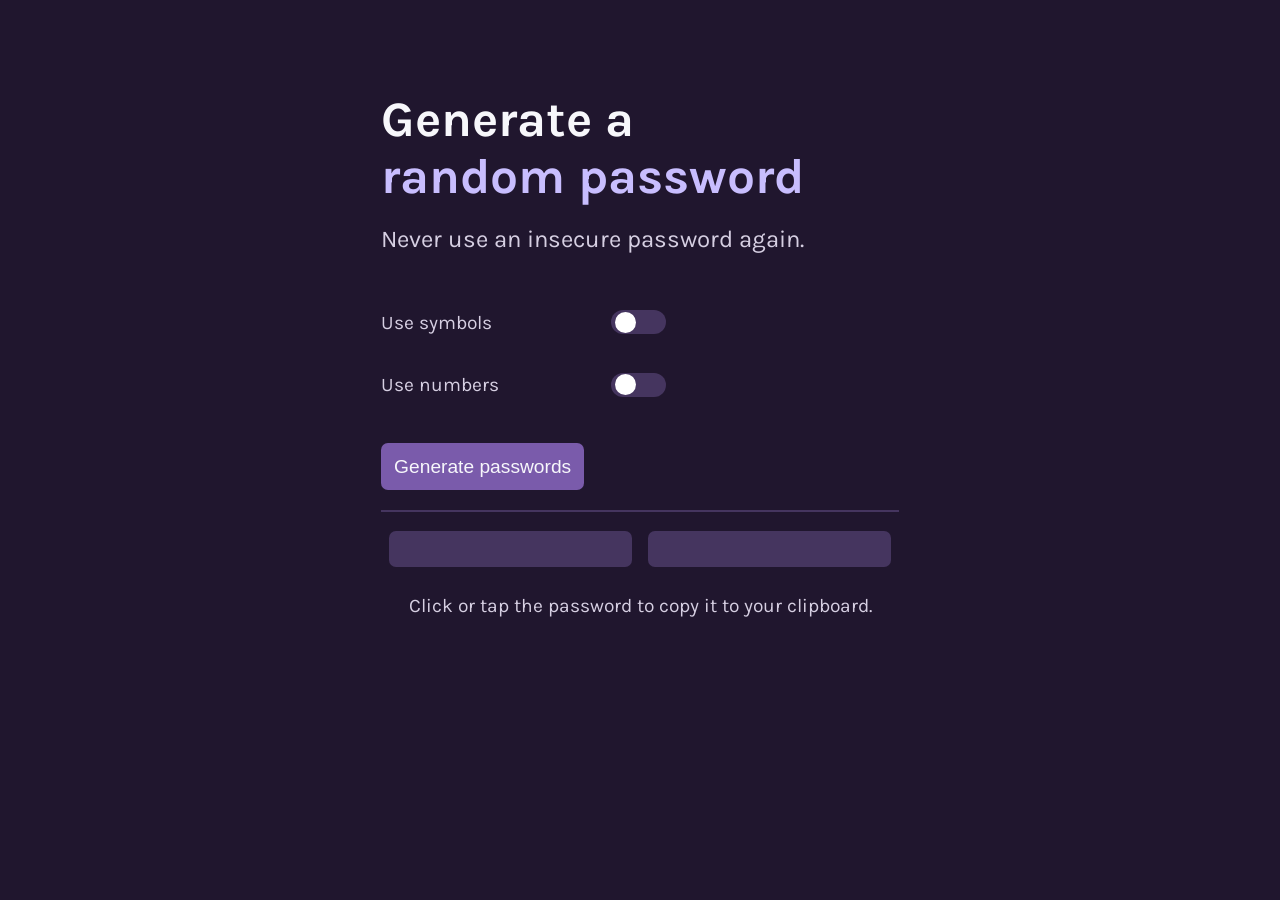
<file: index.html>
<!doctype html>
<html lang="en">
    <head>
        <meta charset="UTF-8">
        <meta name="viewport" content="width=device-width, initial-scale=1"  />
        <meta name="author" content="GPQJ"/>
        <meta name="description" content="Generate secure random passwords with customizable options for symbols and numbers.">
        <link rel="stylesheet" href="passwordgen.css">
        <link rel="preconnect" href="https://fonts.googleapis.com">
        <link rel="preconnect" href="https://fonts.gstatic.com" crossorigin>
        <link href="https://fonts.googleapis.com/css2?family=Karla:ital,wght@0,200..800;1,200..800&display=swap" rel="stylesheet">
        <link rel="apple-touch-icon" sizes="180x180" href="icon/apple-touch-icon.png">
        <link rel="icon" type="image/png" sizes="32x32" href="icon/favicon-32x32.png">
        <link rel="icon" type="image/png" sizes="16x16" href="icon/favicon-16x16.png">
        <meta name="theme-color" content="#45355F">
        <link rel="manifest" href="icon/site.webmanifest">
        <title> Password Generator </title>
    </head>
    <body>
        <main>
            <header class="hero">
            <h1 class="title">Generate a <span>random password</span></h1>
            <p class="subtitle">Never use an insecure password again.</p>
        </header>
            <section class="actions">
                <div class="toggle">
                    <label class="toggle-description" for="use-symbols"> Use symbols </label>
                    <label class="switch">
                        <input type="checkbox" id="use-symbols" aria-label="Include symbols in password generation">
                        <span class="slider"></span>
                    </label>
                </div>
                <div class="toggle">
                    <label class="toggle-description" for="use-numbers"> Use numbers </label>
                    <label class="switch">
                        <input type="checkbox" id="use-numbers" aria-label="Include numbers in password generation">
                        <span class="slider"></span>
                    </label>
                </div>
                <button class="generate-btn" id="generate-btn" aria-label="Generate 2 random passwords"> Generate passwords</button>
            </section>
            <hr class="line">
            <section>
                <div class="results">
                    <p class="output" id="output1" tabindex="0" aria-live="polite"></p>
                    <p class="output" id="output2" tabindex="0" aria-live="polite"></p>
                </div>
                <p class="copyText-msg"> Click or tap the password to copy it to your clipboard.</p>
            </section>
        </main>
        <script src="passwordgen.js"></script>
    </body>
</html>
</file>
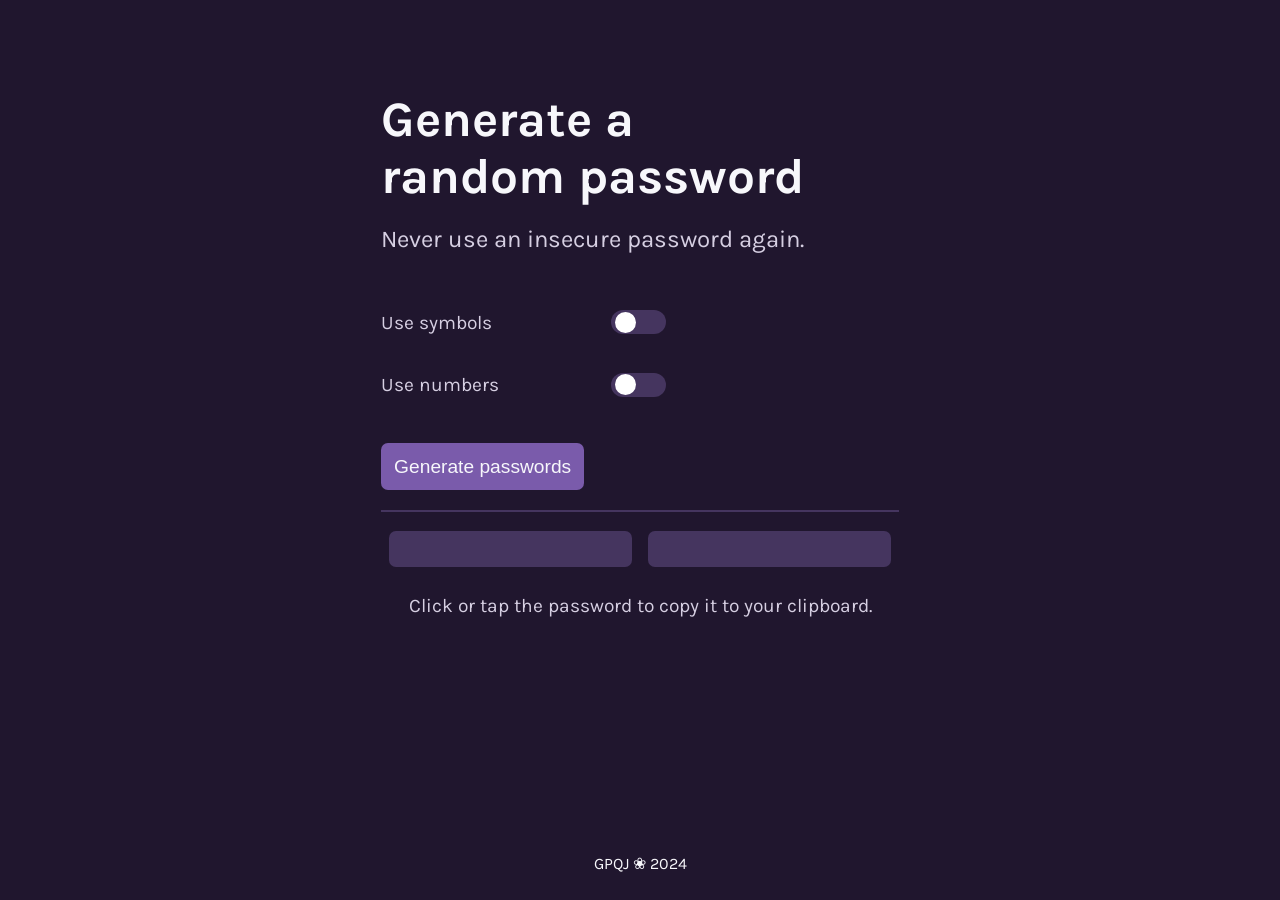
<file: passwordgenerator.html>
<!doctype html>
<html lang="en">
    <head>
        <title> Password Generator </title>
        <meta charset="UTF-8">
        <meta name="viewport" content="width=device-width, initial-scale=1"  />
        <meta name="author" content="GPQJ"/>
		<meta name="description" content="Generate secure random passwords with customizable options for symbols and numbers.">
    	<link rel="stylesheet" href="passwordgen.css">
		<link rel="preconnect" href="https://fonts.googleapis.com">
		<link rel="preconnect" href="https://fonts.gstatic.com" crossorigin>
		<link href="https://fonts.googleapis.com/css2?family=Karla:ital,wght@0,200..800;1,200..800&display=swap" rel="stylesheet">
		<link rel="apple-touch-icon" sizes="180x180" href="icon/apple-touch-icon.png">
		<link rel="icon" type="image/png" sizes="32x32" href="icon/favicon-32x32.png">
		<link rel="icon" type="image/png" sizes="16x16" href="icon/favicon-16x16.png">
		<meta name="theme-color" content="#45355F">
		<link rel="manifest" href="icon/site.webmanifest">
    </head>
    <body>
        <main>
            <header class="hero">
				<h1 class="title">Generate a </h1>
				<h2 class="title" id="emphasis">random password</h2>
				<p class="subtitle">Never use an insecure password again.</p>
			</header>
			<section class="actions">
				<div class="toggle">
				<label class="toggle-description" for="use-symbols"> Use symbols </label>
				<label class="switch">
					<input type="checkbox" id="use-symbols" aria-label="Include symbols in password generation">
					<span class="slider"></span>
				</label>
				</div>
				<div class="toggle">
					<label class="toggle-description" for="use-numbers"> Use numbers </label>
					<label class="switch">
						<input type="checkbox" id="use-numbers" aria-label="Include numbers in password generation">
						<span class="slider"></span>
					</label>
				</div>
				<button class="generate-btn" id="generate-btn" aria-label="Generate 2 random passwords"> Generate passwords</button>
			</section>
			<hr class="line">
			<section>
				<div class="results">
					<p class="output" id="output1" tabindex="0"></p>
					<p class="output" id="output2" tabindex="0"></p>
				</div>
				<p class="copyText-msg"> Click or tap the password to copy it to your clipboard.</p>
			</section>
        </main>
        <footer class="gpqj-footer">
            <p class="signature">  GPQJ ❀ 2024 </p>
        </footer>
		<script src="passwordgen.js"></script>
    </body>
</html>
</file>
<file: passwordgen.css>
:root {
	--title: #C8BDFE;
	--text: #F7F7FB;
	--subtext: #D6CFE2;
	--buttons: #7A5BAB;
	--bg: #20162E;
	--lightBG: #45355F;
	--output: #DBC6FE; 
	--spacing:1.7rem;
	--topspacing: 1.2rem 0;
	--actionfsize: 1.2rem;  
}

*{
	background-color: var(--bg);
	color: var(--text);
	box-sizing: border-box;
	margin: 0;
	user-select: none;
}

body{
	padding: var(--spacing);
	height:100vh;
	display: flex;
	flex-direction: column;
	justify-content: space-between;
	align-items: center;
	font-family: "Karla", sans-serif;
}
main{
 max-width: 700px;
}

.hero {
	margin-top: 5vh;
	padding: var(--topspacing);
}

.title{
	font-size: 3.1rem;
}
span {
	color:var(--title);
	display: block;
}
.subtitle {
	color: var(--subtext);
	padding: var(--topspacing);
	font-size: 1.5rem ;
}

.toggle {
	display: flex;
	flex-direction: row;
	align-items: center;
	justify-content:flex-start;
	padding: var(--topspacing) ;
	color: var(--subtext);
}

.toggle-description {
	padding: 0 0 0 ;
	font-size: var(--actionfsize);
	width:230px ;
	color: var(--subtext);
}

.switch {
	position: relative;
	display: inline-block;
	width: 55px;
	height: 24px;
  }

.switch input {
	opacity: 0;
	width: 0;
	height: 0;
  }
  
.slider {
	border-radius: 24px;
	position: absolute;
	cursor: pointer;
	top: 0;
	left: 0;
	right: 0;
	bottom: 0;
	background-color: var(--lightBG);
	-webkit-transition: .4s;
	transition: .4s;
  }
  
.slider:before {
	border-radius: 24px;
	position: absolute;
	content: "";
	height: 21px;
	width: 21px;
	left: 4px;
	bottom: 1.5px;
	background-color: white;
	-webkit-transition: .4s;
	transition: .4s;
  }
  
input:checked + .slider {
	background-color: var(--buttons);
  }
  
input:checked + .slider:before {
	-webkit-transform: translateX(25px);
	-ms-transform: translateX(25px);
	transform: translateX(25px);
  }

  input:focus + .slider {
    outline: 2px var(--buttons) solid;
    outline-offset: 2px;
}

.generate-btn {
	padding:0.8rem;
	font-size: var(--actionfsize);
	border: none;
	border-radius: 7px;
	background-color: var(--buttons);
	color: var(--text);
	margin-top: var(--spacing);
  }

  .line {
	margin: var(--topspacing);
	width: 100%;
	border: 1px solid var(--lightBG);
  }
.results {
	display: flex;
	flex-direction: row;
	justify-content: space-around;
}
.output {
	background-color: var(--lightBG);
	height: 36px;
	width: 47%;
	font-size: 1.3rem;
	border-radius:7px ;
	padding: 0.3rem 0.8rem;
	text-align: center;
	color:var(--output);
	user-select: text;
}

.output-hover:hover,.output-hover:focus {
	background-color: var(--output);
	color: var(--bg);
	cursor:copy;
  }

.copyText-msg{
	color: var(--subtext);
	text-align: center;
	padding: var(--spacing);
	font-size: var(--actionfsize);
}


@media (max-width: 720px) {

	main{
		width: auto;
    }
	
	.actions{
		display: flex;
		flex-direction: column;
		justify-content: center;
		text-align: center;
	   }

	.toggle {
		display: flex;
		align-items: center;	
	}

	.hero {
		margin:0;
	}
	.results {
		flex-direction: column;
		align-items: center;
	}

	.output {
		margin: 2vh;
		width: 80%;
	}

	.generate-btn {
		margin: 1rem 3rem;
	}
}
</file>
